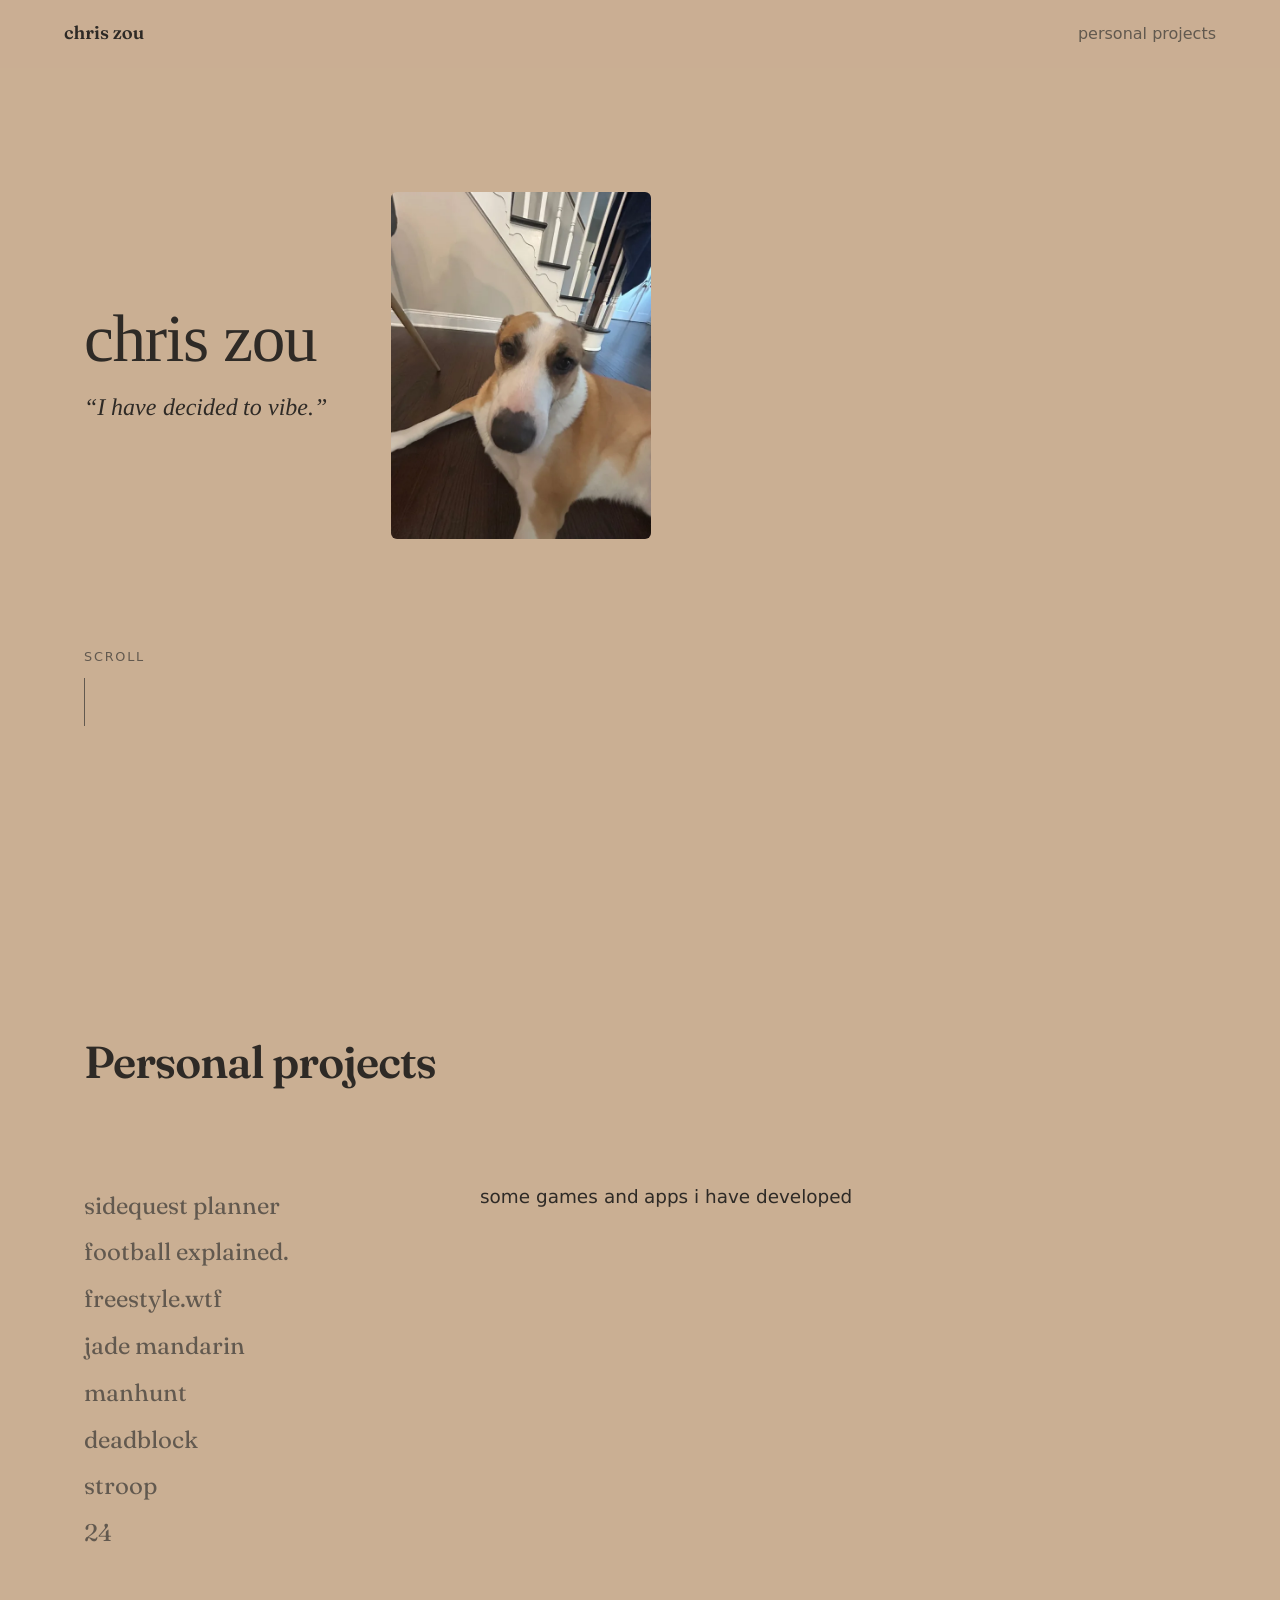
<file: index.html>
<!doctype html>
<html lang="en">
<head>
<meta charset="utf-8">
<meta name="viewport" content="width=device-width,initial-scale=1">
<title>chris zou</title>
<meta name="description" content="Chris Zou: personal projects built with Claude Code.">
<link rel="preconnect" href="https://fonts.googleapis.com">
<link rel="preconnect" href="https://fonts.gstatic.com" crossorigin>
<link rel="stylesheet" href="https://fonts.googleapis.com/css2?family=Fraunces:opsz,wght@9..144,400;9..144,600&display=swap">
<link rel="stylesheet" href="style.css">
</head>
<body>
<header class="bar">
  <a class="brand" href="#hero" data-write>chris zou</a>
  <nav class="links" aria-label="Sections">
    <a href="#projects" data-sec="projects">personal projects</a>
  </nav>
</header>

<main>
  <section class="sec hero" id="hero">
    <div class="intro">
      <div class="who">
        <h1 data-write>chris zou</h1>
        <p class="quote" id="quote">“I have decided to vibe.”</p>
      </div>
      <img class="me" src="assets/me.webp" width="600" height="800" fetchpriority="high" decoding="async" alt="A tan and white dog looking at the camera">
    </div>
    <a class="cue" href="#projects" aria-label="Scroll to projects">scroll</a>
  </section>

  <section class="sec" id="projects">
    <h2 class="page-title" data-write>Personal projects</h2>
    <div class="projects">
      <ul class="plist" id="plist" aria-label="Projects"></ul>
      <div class="detail-col">
        <p class="hint" id="hint" data-write>some games and apps i have developed</p>
        <article class="detail" id="detail" aria-live="polite" hidden>
          <h3 id="d-title" data-write></h3>
          <p class="d-sum" id="d-sum" data-write></p>
          <div class="media">
            <div class="m-main" id="m-main"></div>
            <div class="m-thumbs" id="m-thumbs"></div>
          </div>
          <p class="d-links" id="d-links"></p>
        </article>
      </div>
    </div>
  </section>
</main>

<script src="data.js"></script>
<script src="write.js"></script>
<script src="app.js"></script>
</body>
</html>
</file>
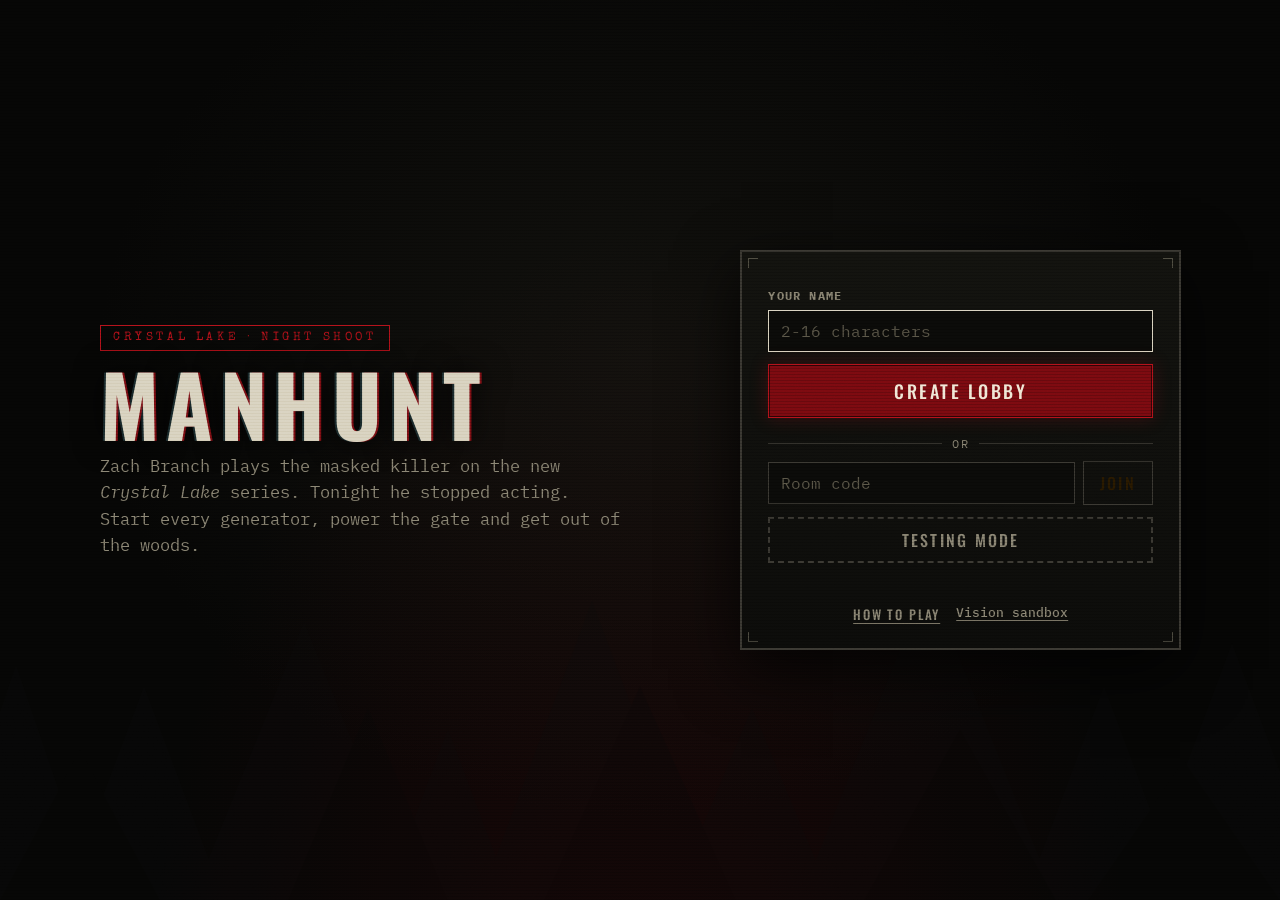
<file: play/manhunt/index.html>
<!doctype html>
<html lang="en">
  <head>
    <meta charset="UTF-8" />
    <meta name="viewport" content="width=device-width, initial-scale=1.0" />
    <title>MANHUNT</title>
    <meta name="description" content="Zach Branch plays the masked killer on the new Crystal Lake series. Tonight he stopped acting. Start every generator, power the gate and get out of the woods." />
    <meta property="og:type" content="website" />
    <meta property="og:title" content="MANHUNT" />
    <meta property="og:description" content="Zach Branch plays the masked killer on the new Crystal Lake series. Tonight he stopped acting." />
    <meta property="og:image" content="https://zchris07.github.io/manhunt/thumbnail.png" />
    <meta property="og:image:width" content="1200" />
    <meta property="og:image:height" content="630" />
    <meta name="twitter:card" content="summary_large_image" />
    <meta name="twitter:image" content="https://zchris07.github.io/manhunt/thumbnail.png" />
    <link rel="icon" href="data:image/svg+xml,<svg xmlns='http://www.w3.org/2000/svg' viewBox='0 0 16 16'><circle cx='8' cy='8' r='6' fill='%238a1010' stroke='%23060605' stroke-width='2'/></svg>" />
    <link rel="preconnect" href="https://fonts.googleapis.com" />
    <link rel="preconnect" href="https://fonts.gstatic.com" crossorigin />
    <link href="https://fonts.googleapis.com/css2?family=Oswald:wght@400;500;600;700&family=Special+Elite&family=IBM+Plex+Mono:wght@400;600&display=swap" rel="stylesheet" />
    <script type="module" crossorigin src="./assets/main-Bycm6g5C.js"></script>
    <link rel="modulepreload" crossorigin href="./assets/VisionRenderer-DJGrsksm.js">
    <link rel="modulepreload" crossorigin href="./assets/CanvasPool-DXcx8zC6.js">
    <link rel="modulepreload" crossorigin href="./assets/TextStyle-DJ_DyRqz.js">
    <link rel="modulepreload" crossorigin href="./assets/BatchableSprite-qOYjpB38.js">
    <link rel="modulepreload" crossorigin href="./assets/getPo2TextureFromSource-O-_4pndv.js">
    <link rel="stylesheet" crossorigin href="./assets/main-BJ1o4e0E.css">
  </head>
  <body style="margin:0;overflow:hidden;background:#060605">
    <div id="game"></div>
    <div id="ui"></div>
  </body>
</html>
</file>
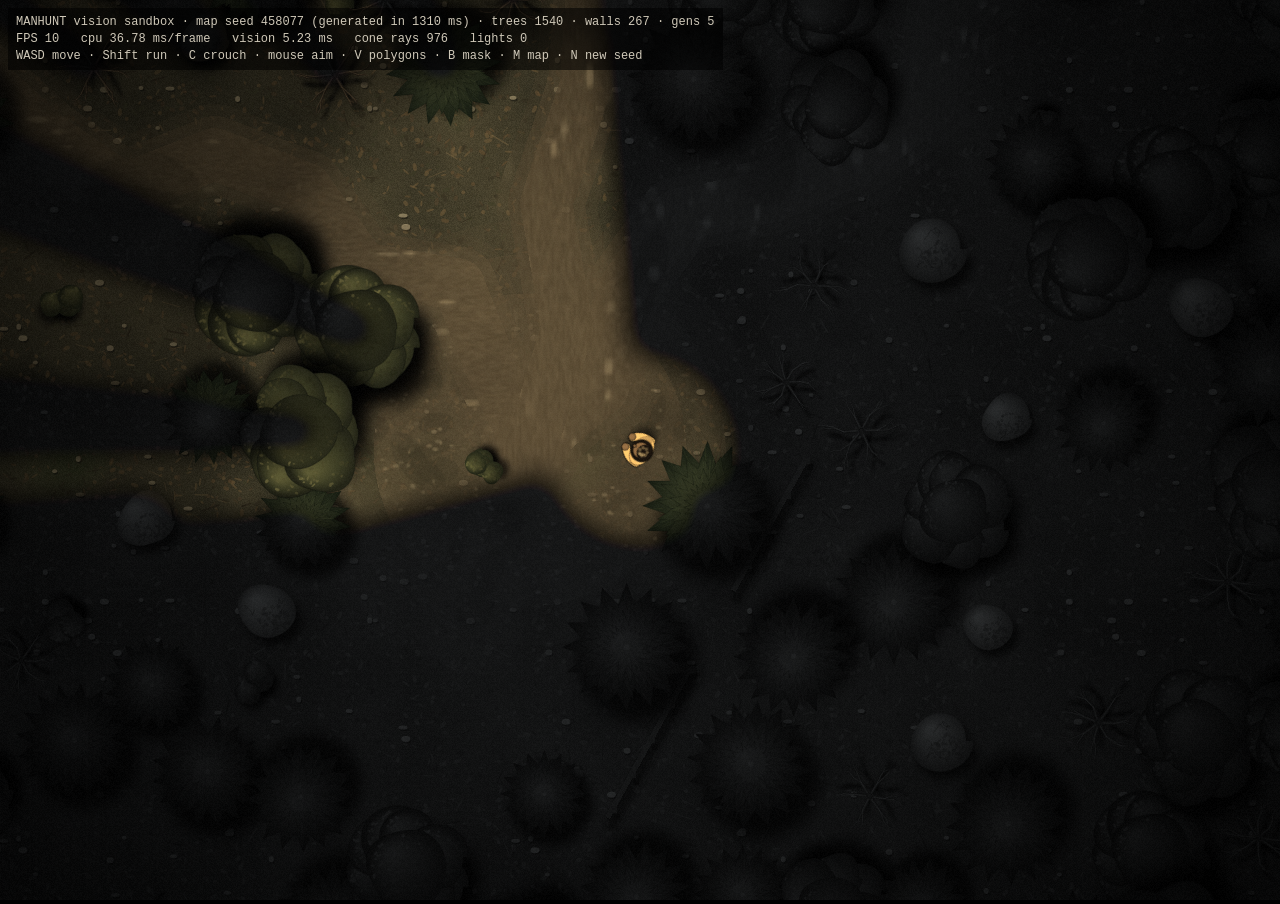
<file: play/manhunt/sandbox/index.html>
<!doctype html>
<html lang="en">
  <head>
    <meta charset="UTF-8" />
    <meta name="viewport" content="width=device-width, initial-scale=1.0" />
    <title>MANHUNT · Vision Sandbox</title>
    <script type="module" crossorigin src="../assets/sandbox-DMo7X7PX.js"></script>
    <link rel="modulepreload" crossorigin href="../assets/VisionRenderer-DJGrsksm.js">
  </head>
  <body style="margin:0;overflow:hidden;background:#000">
    <div id="game"></div>
  </body>
</html>
</file>
<file: style.css>
@property --bg { syntax: '<color>'; inherits: true; initial-value: #caaf93; }
@property --fg { syntax: '<color>'; inherits: true; initial-value: #2e2a26; }
@property --muted { syntax: '<color>'; inherits: true; initial-value: #62594f; }
@property --accent { syntax: '<color>'; inherits: true; initial-value: #4f4943; }
@property --panel { syntax: '<color>'; inherits: true; initial-value: #f5efe5; }

/* Latte 2.0 -> black and white -> Discord, all from the page's scroll position. */
:root {
  --bg: #caaf93; --fg: #2e2a26; --accent: #4f4943; --panel: #f5efe5;
  --muted: #62594f;
  --line: color-mix(in srgb, var(--fg) 20%, var(--bg));
  --font: "Fraunces", Georgia, serif;
  --serif: Georgia, "Times New Roman", serif;
  --sans: ui-sans-serif, system-ui, "Segoe UI Variable Text", "Segoe UI", -apple-system, BlinkMacSystemFont, Roboto, "Helvetica Neue", Arial, sans-serif;
  --ease: cubic-bezier(.2, .75, .25, 1);
  transition: --bg .7s var(--ease), --fg .7s var(--ease), --muted .7s var(--ease), --accent .7s var(--ease), --panel .7s var(--ease);
}
* { box-sizing: border-box; }
html { scroll-behavior: smooth; }
body { margin: 0; background: var(--bg); color: var(--fg); font: 400 1rem/1.6 var(--sans); -webkit-font-smoothing: antialiased; }
a { color: inherit; }
[hidden] { display: none !important; }

.bar { position: fixed; inset: 0 0 auto 0; z-index: 5; display: flex; justify-content: space-between; align-items: baseline; gap: 24px; flex-wrap: wrap;
  padding: 18px max(20px, 5vw); background: color-mix(in srgb, var(--bg) 94%, transparent); }
.brand { font-family: var(--font); font-optical-sizing: auto; font-weight: 600; font-size: 1.15rem; text-decoration: none; }
.links { display: flex; gap: 28px; flex-wrap: wrap; }
.links a { text-decoration: none; color: var(--muted); padding-bottom: 2px; border-bottom: 1px solid transparent; transition: color .14s, border-color .14s; }
.links a:hover, .links a.on { color: var(--fg); border-color: var(--accent); }

main { max-width: 1240px; margin: 0 auto; padding: 0 max(20px, 5vw); }
.sec { padding: 14vh 0 10vh; scroll-margin-top: 0; }
.hero { min-height: 100vh; display: flex; flex-direction: column; justify-content: center; padding-top: 12vh; }
h1 { font-family: var(--serif); font-size: clamp(2.2rem, 6vw, 4.2rem); line-height: 1.05; font-weight: 400; letter-spacing: -.02em; margin: 0 0 14px; }
.quote { font-family: var(--serif); font-style: italic; font-size: clamp(1.1rem, 2vw, 1.5rem); color: var(--fg); margin: 0; min-height: 1.5em; }
.intro { display: flex; align-items: center; gap: clamp(24px, 5vw, 64px); flex-wrap: wrap; }
.me { width: clamp(140px, 22vw, 260px); height: auto; aspect-ratio: 3 / 4; border-radius: 6px; object-fit: cover; flex: none; opacity: 0; transition: opacity 1s var(--ease); }
.me.in { opacity: 1; }
.who { min-width: 0; }
.cue { margin-top: 12vh; align-self: flex-start; color: var(--muted); text-decoration: none; letter-spacing: .14em; text-transform: uppercase; font-size: .8rem; }
.cue::after { content: ""; display: block; width: 1px; height: 48px; margin-top: 10px; background: var(--muted); animation: cue 1.54s ease-in-out infinite; transform-origin: top; }
@keyframes cue { 0%, 100% { transform: scaleY(.3); } 50% { transform: scaleY(1); } }
.page-title { font-family: var(--font); font-optical-sizing: auto; font-size: clamp(1.8rem, 4vw, 2.8rem); font-weight: 600; letter-spacing: -.02em; margin: 0 0 48px; }

/* writing effect */
.w { position: relative; display: inline-block; font-variant-ligatures: none; text-rendering: geometricPrecision; }
.w.writing > .wt, .w.unwriting > .wt { color: transparent; }
.w.settling > svg { opacity: 0; transition: opacity .13s linear; }
.w.settling > .wt, .w.unwriting > .wt { transition: color .13s linear; }
.hid .w > .wt { color: transparent; }
.w > svg { position: absolute; left: 0; top: 0; overflow: visible; pointer-events: none; }
.w text { stroke: currentColor; stroke-linecap: round; stroke-linejoin: round; stroke-dasharray: var(--len) 100000; }
.w text.ll { fill: transparent; stroke-width: 1.1px; stroke-dashoffset: var(--len);
  animation: letter-draw calc(.575s * var(--k, 1)) cubic-bezier(.5,.1,.3,1) forwards, letter-ink calc(.375s * var(--k, 1)) ease forwards;
  animation-delay: var(--d), calc(var(--d) + 240ms * var(--k, 1)); }
@keyframes letter-draw { to { stroke-dashoffset: 0; } }
@keyframes letter-ink { to { fill: currentColor; stroke-width: 0; } }
.w text.lu { fill: currentColor; stroke-width: 0; stroke-dashoffset: 0; transform-box: fill-box; transform-origin: center;
  animation: letter-drain calc(.175s * var(--k, 1)) ease-out forwards, letter-unwind calc(.45s * var(--k, 1)) cubic-bezier(.45,0,.55,1) forwards, letter-loose calc(.45s * var(--k, 1)) cubic-bezier(.5,0,.75,.6) forwards;
  animation-delay: var(--d), calc(var(--d) + 125ms * var(--k, 1)), calc(var(--d) + 125ms * var(--k, 1)); }
@keyframes letter-drain { to { fill: transparent; stroke-width: 1.1px; } }
@keyframes letter-unwind { to { stroke-dashoffset: var(--len); } }
@keyframes letter-loose { 55% { opacity: 1; } to { opacity: 0; transform: translate(var(--dx), var(--dy)) rotate(var(--r)); } }

/* projects */
#projects { min-height: 100vh; }
.projects { display: grid; grid-template-columns: minmax(220px, 340px) 1fr; gap: 56px; align-items: start; }
.plist { list-style: none; margin: 0; padding: 36px 0 0; position: sticky; top: 16vh; }
.plist li { margin: 0; padding: 0; }
.plist button { font-family: var(--font); font-optical-sizing: auto; font-size: 1.5rem; line-height: 1.2; font-weight: 400; color: var(--muted); background: none; border: 0; padding: 9px 0; cursor: pointer; text-align: left;
  white-space: nowrap; transition: transform .175s var(--ease), color .175s; }
.plist button:hover, .plist button:focus-visible { color: var(--fg); transform: translateX(8px); outline: none; }
.plist button.on { color: var(--fg); font-weight: 600; transform: translateX(8px); }
.plist button.on::before { content: ""; display: inline-block; width: 8px; height: 8px; margin-right: 10px; border-radius: 50%; background: var(--accent); vertical-align: middle; animation: pop .245s var(--ease); }
@keyframes pop { from { transform: scale(0); } to { transform: scale(1); } }
.hint { color: var(--fg); font-size: 1.15rem; line-height: 1.55; margin: 0; padding-top: 36px; max-width: 32em; }
.detail { min-width: 0; padding-top: 6px; }
.detail h3 { font-family: var(--font); font-optical-sizing: auto; font-size: clamp(2rem, 4.5vw, 3.2rem); line-height: 1.05; font-weight: 600; letter-spacing: -.02em; margin: 0 0 16px; }
.d-sum { max-width: 38em; margin: 0 0 28px; color: var(--muted); font-size: 1.05rem; }
.media { max-width: 820px; }
.m-main { aspect-ratio: 16 / 9; width: 100%; background: var(--panel); border-radius: 14px; overflow: hidden; transition: background .7s var(--ease); }
.m-main img, .m-main video { display: block; width: 100%; height: 100%; object-fit: contain; background: var(--panel); }
.m-main video { cursor: pointer; }
.m-thumbs { display: flex; gap: 10px; margin-top: 10px; flex-wrap: wrap; }
.thumb { position: relative; width: 112px; aspect-ratio: 16 / 9; padding: 0; border: 2px solid transparent; border-radius: 8px; overflow: hidden; background: var(--panel); cursor: pointer; opacity: .65; transition: opacity .14s, border-color .14s; }
.thumb img { width: 100%; height: 100%; object-fit: cover; display: block; }
.thumb:hover, .thumb.on { opacity: 1; }
.thumb.on { border-color: var(--accent); }
.thumb .play { position: absolute; inset: 0; display: grid; place-items: center; color: #fff; font-size: 1rem; background: rgba(0,0,0,.35); }
.d-links { display: flex; gap: 14px; margin: 24px 0 0; flex-wrap: wrap; }
.btn { font: inherit; font-size: .95rem; padding: 8px 20px; border-radius: 999px; border: 1px solid var(--fg); color: var(--fg); text-decoration: none; transition: background .14s, color .14s, border-color .14s; }
a.btn:hover { background: var(--fg); color: var(--bg); }
.btn.off { border-style: dashed; border-color: var(--line); color: var(--muted); }

@media (max-width: 800px) {
  .projects { grid-template-columns: 1fr; gap: 24px; }
  .plist { position: static; }
  .plist button { font-size: 1.3rem; }
  .hint { padding-top: 0; }
  .bar { position: static; }
  .sec { padding-top: 8vh; }
  .hero { padding-top: 6vh; }
}
@media (prefers-reduced-motion: reduce) { .me { opacity: 1; transition: none; } :root, .plist button { transition: none; } html { scroll-behavior: auto; } .cue::after { animation: none; } }
</file>
<file: play/manhunt/assets/main-BJ1o4e0E.css>
:root{--bg: #060605;--bg2: #0d0d0b;--card: #11110f;--card2: #1a1a17;--line: #3a3832;--ink: #000000;--text: #d9d3c1;--muted: #8a8574;--red: #b3121b;--red2: #7a0a10;--yellow: #c9b26a;--green: #8fae7a;--cyan: #7aa6a8;--purple: #8a5ad0;--orange: #b0703a;--font: "IBM Plex Mono", "Courier New", monospace;--display: "Oswald", "Impact", "Arial Narrow", sans-serif;--type: "Special Elite", "Courier New", monospace;--radius: 0px;--pop: none}*{box-sizing:border-box}html,body{margin:0;height:100%;overflow:hidden;background:var(--bg);color:var(--text);font-family:var(--font);-webkit-font-smoothing:antialiased}#game{position:fixed;inset:0}#game canvas{display:block;cursor:crosshair}#ui{position:fixed;inset:0;pointer-events:none}#ui>*{pointer-events:auto}#ui>.hud,#ui>.scare{pointer-events:none}.scare.flash{background:transparent}.scare.flash img{width:auto;height:auto;max-width:100%;max-height:100%;object-fit:contain;animation:none}.scare.flash.book img{animation:scare-shake .22s linear infinite}.zach-hp{position:relative;width:190px;height:14px;margin:4px 0 2px;background:#14080abf;border:1px solid rgba(255,255,255,.35);border-radius:3px;overflow:hidden}.zach-hp>div{height:100%;background:linear-gradient(90deg,#8a0f1c,#d8283a);transition:width .2s}.zach-hp>span{position:absolute;inset:0;font-size:10px;line-height:14px;text-align:center;color:#fff;text-shadow:0 1px 2px #000}.red{color:#ff4a4a!important}.zach-hp.hp-bar>div{background:linear-gradient(90deg,#3e7a2a,#6fbf3a)}.zach-hp.shield-bar{height:10px;margin-bottom:0}.zach-hp.shield-bar>div{background:linear-gradient(90deg,#1a6ad8,#4ab8ff)}.zach-hp.shield-bar>span{font-size:8px;line-height:10px}.fx-panel{position:absolute;left:14px;top:150px;display:flex;flex-direction:column;gap:4px;pointer-events:auto;z-index:5}.fx-panel .fx-title{font-size:10px;letter-spacing:2px;color:#b8b0a0}.fx-panel button{font-size:11px;padding:4px 8px;text-align:left}button,input,select{font:inherit;color:var(--text)}button{background:var(--card2);border:2px solid var(--ink);border-radius:12px;padding:9px 16px;cursor:pointer;font-weight:700;letter-spacing:.01em;box-shadow:var(--pop);transition:transform .08s,box-shadow .08s,background .15s,filter .15s}button:hover:not(:disabled){filter:brightness(1.15);transform:translateY(-1px);box-shadow:0 5px 0 var(--ink)}button:active:not(:disabled){transform:translateY(3px);box-shadow:0 1px 0 var(--ink)}button:disabled{opacity:.45;cursor:not-allowed}button.primary{background:linear-gradient(180deg,#ff5a74,var(--red2));color:#fff}button.secondary{background:linear-gradient(180deg,#ffe066,#f2b632);color:#2a1a00}button.ghost{background:transparent;border:2px dashed var(--line);box-shadow:none;color:var(--muted);width:100%;margin-top:12px}button.ghost:hover:not(:disabled){color:var(--text);border-color:var(--purple);box-shadow:none}button.big{width:100%;font-size:18px;padding:13px 16px}button.active{background:linear-gradient(180deg,#7affb0,#2fc05a);color:#06200e}input[type=text],select{background:#0f0a20;border:2px solid var(--line);border-radius:12px;padding:10px 12px;outline:none;transition:border-color .15s}input[type=text]:focus,select:focus{border-color:var(--yellow)}input::placeholder{color:#6c6292}.screen{position:absolute;inset:0;display:flex;align-items:center;justify-content:center;padding:20px;overflow-y:auto;background:radial-gradient(ellipse 60% 50% at 15% 20%,rgba(154,90,255,.28),transparent 70%),radial-gradient(ellipse 50% 45% at 85% 80%,rgba(255,58,90,.22),transparent 70%),radial-gradient(ellipse 40% 35% at 70% 15%,rgba(32,208,255,.14),transparent 70%),var(--bg)}.screen.over-game{background:#080512c7;backdrop-filter:blur(3px)}.panel,.card{background:linear-gradient(180deg,var(--card2),var(--card));border:2px solid var(--ink);outline:1px solid var(--line);border-radius:20px;padding:24px 26px;width:min(560px,100%);box-shadow:0 8px 0 var(--ink),0 30px 60px #00000080}.landing{overflow:hidden}.landing:before{content:"";position:absolute;inset:auto 0 0;height:38%;background:url("data:image/svg+xml,%3Csvg xmlns='http://www.w3.org/2000/svg' viewBox='0 0 400 160' preserveAspectRatio='none'%3E%3Cg fill='%230d2616'%3E%3Cpath d='M20 160 L45 60 L70 160Z M60 160 L95 30 L130 160Z M120 160 L140 80 L160 160Z M150 160 L185 20 L220 160Z M210 160 L235 70 L260 160Z M250 160 L290 10 L330 160Z M320 160 L345 60 L370 160Z M355 160 L385 40 L415 160Z M-20 160 L5 50 L30 160Z'/%3E%3C/g%3E%3Cg fill='%23071a0e'%3E%3Cpath d='M0 160 L25 90 L50 160Z M90 160 L115 70 L140 160Z M170 160 L200 60 L230 160Z M270 160 L300 80 L330 160Z M340 160 L370 95 L400 160Z'/%3E%3C/g%3E%3C/svg%3E") bottom / 100% 100% no-repeat;opacity:.95;pointer-events:none}.landing-grid{position:relative;display:grid;grid-template-columns:minmax(0,1.15fr) minmax(0,.85fr);gap:48px;align-items:center;width:min(1080px,100%)}@media(max-width:860px){.landing-grid{grid-template-columns:1fr;gap:22px}}.hero .kicker{display:inline-block;background:var(--yellow);color:#2a1a00;font-weight:800;text-transform:uppercase;letter-spacing:.12em;font-size:12px;padding:6px 12px;border-radius:999px;border:2px solid var(--ink);box-shadow:0 3px 0 var(--ink);transform:rotate(-2deg)}.title{font-family:var(--display);font-weight:400;font-size:clamp(56px,8.2vw,112px);line-height:.9;letter-spacing:.04em;margin:14px 0 12px;color:#fff;white-space:nowrap;-webkit-text-stroke:3px var(--ink);paint-order:stroke fill;text-shadow:5px 5px 0 var(--red),10px 10px 0 var(--ink);transform:rotate(-2deg);transform-origin:left center}.tagline{color:#d9d0f5;font-size:17px;line-height:1.55;margin:0 0 18px;max-width:520px}.chips{display:flex;flex-wrap:wrap;gap:8px}.chip-lg{background:#ffffff0f;border:1px solid var(--line);border-radius:999px;padding:6px 12px;font-size:13px;color:var(--muted)}.card{width:100%}.divider{display:flex;align-items:center;gap:10px;color:var(--muted);font-size:12px;text-transform:uppercase;letter-spacing:.12em;margin:18px 0 10px}.divider:before,.divider:after{content:"";flex:1;height:1px;background:var(--line)}.join-row>input{flex:1}.row{display:flex;gap:8px;align-items:center;flex-wrap:wrap}.row>input[type=text]{flex:1;min-width:120px}.field{margin:12px 0}.field>input[type=text]{width:100%}.field label{display:block;font-size:12px;font-weight:700;letter-spacing:.1em;text-transform:uppercase;color:var(--muted);margin-bottom:7px}.note{font-size:13px;color:var(--muted);line-height:1.55}.error{color:var(--red);font-size:14px;font-weight:600;min-height:1.3em;margin-top:10px}.error.busy{color:var(--yellow)}.links{display:flex;gap:16px;justify-content:center;margin-top:12px;font-size:13px}.links a,.linklike{color:var(--muted);text-decoration:underline;text-underline-offset:3px;cursor:pointer;background:none;border:0;padding:0;box-shadow:none;font-weight:500}.links a:hover,.linklike:hover:not(:disabled){color:var(--text);transform:none;box-shadow:none}.lobby{width:min(1040px,100%);display:grid;grid-template-columns:1.3fr 1fr;gap:18px}@media(max-width:800px){.lobby{grid-template-columns:1fr}}.room-code{font-family:var(--display);font-size:58px;letter-spacing:.18em;color:var(--yellow);-webkit-text-stroke:2px var(--ink);paint-order:stroke fill;text-shadow:4px 4px 0 var(--ink);line-height:1}.players{list-style:none;padding:0;margin:12px 0 0}.players li{display:grid;grid-template-columns:1fr auto auto auto;gap:10px;align-items:center;padding:9px 10px;border-radius:10px;font-size:15px}.players li:nth-child(odd){background:#ffffff08}.players li.me{background:#ffd23a1a;outline:1px solid rgba(255,210,58,.35)}.players li.offline{opacity:.45}.badge{font-size:12px;font-weight:700;padding:3px 9px;border-radius:999px;border:1.5px solid var(--line);color:var(--muted);white-space:nowrap}.badge.hunter{border-color:var(--red);color:#ff8a9c;background:#ff3a5a1a}.badge.survivor{border-color:#2fc05a;color:#8affa4;background:#4cff6a14}.badge.ready{border-color:#2fc05a;color:var(--green)}.stepper{display:inline-flex;align-items:center;gap:8px}.stepper button{padding:2px 12px}.stepper span{min-width:2ch;text-align:center;font-weight:800;font-size:18px}.chat{height:140px;overflow-y:auto;font-size:13px;border:2px solid var(--line);border-radius:12px;padding:8px;background:#0f0a20;margin-bottom:8px}.warning{border-left:4px solid var(--yellow);border-radius:8px;padding:8px 12px;font-size:13px;color:#ffe9a8;background:#ffd23a14;margin-top:12px}.preview{font-size:13px;color:var(--muted);line-height:1.6;margin-top:10px;padding:10px 12px;background:#ffffff0a;border-radius:10px}.toggle{display:flex;gap:10px;align-items:center;font-size:13px;color:var(--muted);cursor:pointer;margin:6px 0}.toggle input{width:18px;height:18px;accent-color:var(--purple)}.hud{position:absolute;inset:0;pointer-events:none;font-size:14px;text-shadow:0 1px 2px #000}.hud>*{position:absolute}.hud .objective{top:14px;left:14px;background:#100a22c7;padding:10px 14px;border:2px solid var(--ink);border-radius:var(--radius);box-shadow:var(--pop);line-height:1.65;min-width:220px}.obj-title{font-family:var(--display);font-size:20px;letter-spacing:.06em;color:var(--yellow)}.gens{display:flex;align-items:center;gap:5px}.gens i{width:14px;height:14px;border-radius:4px;border:2px solid var(--ink);background:#4a3f6e}.gens i.on{background:var(--green);box-shadow:0 0 8px #4cff6ab3}.gens span{margin-left:6px;font-weight:800}.hud .top-right{top:14px;right:14px;display:flex;flex-direction:column;align-items:flex-end;gap:10px}.minimap{position:relative;width:196px;height:196px;filter:drop-shadow(0 4px 0 var(--ink))}.minimap canvas{display:block}.mm-hint{position:absolute;left:50%;bottom:-6px;transform:translate(-50%);background:var(--yellow);color:#2a1a00;font-weight:800;font-size:11px;padding:2px 8px;border-radius:999px;border:2px solid var(--ink);text-shadow:none}.fullmap{inset:0;display:flex;flex-direction:column;align-items:center;justify-content:center;gap:10px;background:#06040eb8}.fullmap canvas{border:3px solid var(--ink);border-radius:16px;box-shadow:0 8px 0 var(--ink),0 0 0 2px var(--line)}.fm-title{font-family:var(--display);font-size:34px;letter-spacing:.1em}.fm-title span,.fm-legend{font-family:var(--font);font-size:13px;color:var(--muted);letter-spacing:0}.fm-legend{display:flex;gap:16px}.fm-legend i{display:inline-block;width:10px;height:10px;border-radius:50%;margin-right:6px;border:1.5px solid var(--ink)}.hud .roster{display:flex;flex-direction:column;align-items:flex-end;gap:4px}.chip{background:#100a22c7;border:2px solid var(--ink);border-radius:999px;padding:3px 10px;font-weight:700;font-size:13px}.chip span{margin-left:8px;font-weight:500;font-size:11px;opacity:.85}.chip.hunter{color:#ff8a9c}.hud .status{left:14px;bottom:14px;background:#100a22c7;padding:10px 14px;border:2px solid var(--ink);border-radius:var(--radius);box-shadow:var(--pop);line-height:1.6;min-width:230px}.who{font-family:var(--display);font-size:22px;letter-spacing:.05em}.who span{font-family:var(--font);font-size:12px;color:var(--muted)}.who.hunter{color:#ff5a74}.stam{position:relative;height:18px;margin:4px 0;background:#2a2248;border:2px solid var(--ink);border-radius:999px;overflow:hidden}.stam>div{height:100%;background:linear-gradient(180deg,#7affa0,#2fc05a);transition:width .08s linear}.stam.boost>div{background:linear-gradient(180deg,#7ae8ff,#20a8e0)}.stam.locked>div{background:#d81e44}.stam.locked{animation:pulse-red .5s infinite alternate}@keyframes pulse-red{to{border-color:var(--red)}}.stam span{position:absolute;inset:0;display:flex;align-items:center;justify-content:center;font-size:11px;font-weight:800;letter-spacing:.08em}.hotbar{left:50%;bottom:14px;transform:translate(-50%);display:flex;align-items:flex-end;gap:8px}.hotbar .sep{width:2px;height:52px;background:var(--line);margin:0 4px}.slot{position:relative;width:62px;height:62px;background:#100a22d1;border:2px solid var(--ink);border-radius:14px;box-shadow:var(--pop);display:flex;align-items:center;justify-content:center;overflow:hidden;transition:transform .1s}.slot.wide{width:74px}.slot img{width:44px;height:44px;object-fit:contain;filter:drop-shadow(0 2px 0 rgba(0,0,0,.6))}.slot img.rot{transform:rotate(-35deg);width:54px}.slot img:not([src]){display:none}.slot .slot-key{position:absolute;top:3px;left:6px;font-size:11px;font-weight:800;color:var(--yellow);z-index:1}.slot .count{position:absolute;right:5px;bottom:3px;font-style:normal;font-size:11px;font-weight:800}.slot.lunge .count,.slot.burst .count{left:0;right:0;text-align:center;bottom:18px;font-size:13px}.slot.burst{background:radial-gradient(circle at 50% 60%,#9a5aff73,#100a22d1 60%)}.slot.lunge{background:radial-gradient(circle at 50% 60%,#ff3a5a59,#100a22d1 60%)}.slot .meter{position:absolute;left:6px;right:6px;bottom:3px;height:4px;border-radius:2px;background:#ffffff26}.slot .meter>div{height:100%;border-radius:2px;background:var(--green)}.slot .cd{position:absolute;inset:0;background:#080414b3;transform-origin:bottom;transform:scaleY(0)}.slot.off img{opacity:.25;filter:grayscale(1)}.slot.sel{transform:translateY(-8px);border-color:var(--yellow);box-shadow:0 4px 0 var(--ink),0 0 0 3px var(--yellow),0 0 18px #ffd23a80}.slot.active{box-shadow:0 4px 0 var(--ink),0 0 0 3px var(--green),0 0 18px #4cff6a99}.slot.confit{border-color:var(--orange);animation:bob 1.4s ease-in-out infinite}@keyframes bob{50%{transform:translateY(-4px)}}.hud .prompt{left:50%;bottom:110px;transform:translate(-50%);text-align:center;font-size:16px;font-weight:600;color:#fff;white-space:nowrap}.key{display:inline-block;border:2px solid var(--ink);border-radius:6px;padding:0 7px;margin-right:6px;background:var(--yellow);color:#2a1a00;font-weight:800;text-shadow:none}.bar{width:260px;height:10px;background:#ffffff1f;margin:7px auto 0;border:2px solid var(--ink);border-radius:999px;overflow:hidden}.bar>div{height:100%;background:linear-gradient(90deg,var(--yellow),var(--green));width:0%}.hud .feed{right:14px;top:52%;text-align:right;font-size:13px;font-weight:600;line-height:1.8}.hud .feed div{animation:fadeout 7s forwards}@keyframes fadeout{0%,75%{opacity:1}to{opacity:0}}.hud .center-msg{left:50%;top:20%;transform:translate(-50%);font-family:var(--display);font-size:34px;letter-spacing:.08em;color:#fff;text-align:center;-webkit-text-stroke:1.5px var(--ink);paint-order:stroke fill;text-shadow:3px 3px 0 var(--ink)}.hud .big-msg{left:50%;top:34%;transform:translate(-50%,-50%) scale(.6);font-family:var(--display);font-size:clamp(34px,5.2vw,72px);letter-spacing:.05em;white-space:nowrap;opacity:0;-webkit-text-stroke:3px var(--ink);paint-order:stroke fill;text-shadow:6px 6px 0 var(--ink);transition:opacity .35s,transform .35s cubic-bezier(.2,1.6,.4,1)}.hud .big-msg.show{opacity:1;transform:translate(-50%,-50%) scale(1)}.hud .big-msg.jarvis{color:var(--cyan)}.hud .big-msg.hemp,.ok{color:var(--green)}.warn{color:var(--yellow)}.cyan{color:var(--cyan)}.purple{color:#d09aff}.dim{color:var(--muted)}.skillcheck{left:50%;top:50%;transform:translate(-50%,-50%)}.hp-healthy{color:var(--green)}.hp-wounded{color:var(--orange)}.hp-downed,.hp-staked,.hp-carried{color:var(--red)}.hp-gone{color:#6a6290;text-decoration:line-through}.scare{position:fixed;inset:0;display:none;align-items:center;justify-content:center;background:#000;opacity:1;z-index:50}.scare.on{display:flex}.scare img{width:100%;height:100%;object-fit:cover;animation:scare-shake .18s linear infinite}@keyframes scare-in{0%{transform:scale(1.25);filter:brightness(3)}to{transform:scale(1);filter:brightness(1)}}@keyframes scare-shake{25%{transform:translate(4px,-3px) scale(1.02)}50%{transform:translate(-3px,4px) scale(1.02)}75%{transform:translate(3px,3px) scale(1.02)}}.inv-editor{position:absolute;inset:0;display:flex;flex-direction:column;align-items:center;justify-content:center;gap:18px;background:#06040eb3;backdrop-filter:blur(2px);pointer-events:auto}.inv-title{font-family:var(--display);font-size:40px;letter-spacing:.1em;-webkit-text-stroke:1.5px var(--ink);paint-order:stroke fill;text-shadow:4px 4px 0 var(--ink)}.inv-title span{display:block;font-family:var(--font);font-size:14px;color:var(--muted);letter-spacing:0;-webkit-text-stroke:0;text-shadow:none;text-align:center}.inv-slots{display:flex;gap:14px;flex-wrap:wrap;justify-content:center}.inv-slot{position:relative;width:132px;height:150px;background:linear-gradient(180deg,var(--card2),var(--card));border:2px solid var(--ink);border-radius:18px;box-shadow:0 6px 0 var(--ink);display:flex;flex-direction:column;align-items:center;justify-content:center;gap:6px;cursor:grab;user-select:none;touch-action:none}.inv-slot b{position:absolute;top:8px;left:12px;color:var(--yellow)}.inv-slot img{width:64px;height:64px;object-fit:contain;pointer-events:none}.inv-slot span{font-size:13px;font-weight:700;text-align:center;padding:0 6px}.inv-slot em{font-style:normal;font-size:12px;color:var(--muted)}.inv-slot.empty img{opacity:.3;filter:grayscale(1)}.inv-slot.sel{outline:3px solid var(--yellow)}.inv-slot.over{outline:3px dashed var(--green);transform:scale(1.05)}.inv-slot.ghost{position:fixed;z-index:100;pointer-events:none;transform:translate(-50%,-50%) rotate(-4deg) scale(1.05);opacity:.9}.modal{position:absolute;inset:0;background:#06040eb3;display:flex;align-items:center;justify-content:center;pointer-events:auto;padding:20px}.modal .panel{max-height:90vh;overflow-y:auto}.modal h2,.panel h2{font-family:var(--display);font-weight:400;font-size:32px;letter-spacing:.06em;margin-top:0}.modal h3{color:var(--yellow);margin:18px 0 8px}.controls{display:grid;grid-template-columns:auto 1fr;gap:6px 14px;font-size:14px}.controls kbd{border:2px solid var(--ink);border-radius:6px;padding:1px 7px;background:var(--card2);white-space:nowrap;font-family:var(--font);font-weight:700;font-size:12px;box-shadow:0 2px 0 var(--ink);justify-self:start}table.stats{width:100%;border-collapse:collapse;font-size:13px;margin-top:12px}table.stats th,table.stats td{padding:7px 8px;border-bottom:1px solid var(--line);text-align:right}table.stats th{color:var(--muted);font-weight:600}table.stats th:first-child,table.stats td:first-child{text-align:left}.banner{font-family:var(--display);font-weight:400;font-size:clamp(42px,7vw,76px);letter-spacing:.06em;text-align:center;margin:0 0 6px;-webkit-text-stroke:2px var(--ink);paint-order:stroke fill;text-shadow:5px 5px 0 var(--ink)}.banner.hunters{color:var(--red)}.banner.survivors{color:var(--green)}input[type=range]{width:100%;accent-color:var(--red)}body:after{content:"";position:fixed;inset:-50%;pointer-events:none;z-index:50;background:repeating-linear-gradient(0deg,rgba(0,0,0,.16) 0 1px,transparent 1px 3px),url("data:image/svg+xml,%3Csvg xmlns='http://www.w3.org/2000/svg' width='160' height='160'%3E%3Cfilter id='n'%3E%3CfeTurbulence type='fractalNoise' baseFrequency='0.9' numOctaves='2' stitchTiles='stitch'/%3E%3CfeColorMatrix values='0 0 0 0 0.8 0 0 0 0 0.78 0 0 0 0 0.7 0 0 0 0.09 0'/%3E%3C/filter%3E%3Crect width='100%25' height='100%25' filter='url(%23n)'/%3E%3C/svg%3E");animation:grain .5s steps(4) infinite;mix-blend-mode:overlay}@keyframes grain{0%{transform:translate(0)}25%{transform:translate(-3%,2%)}50%{transform:translate(2%,-3%)}75%{transform:translate(-1%,3%)}to{transform:translate(3%,-1%)}}button{background:#14140f;border:1px solid var(--line);border-radius:0;box-shadow:none;font-family:var(--display);font-weight:500;text-transform:uppercase;letter-spacing:.14em;color:var(--text)}button:hover{border-color:var(--text);background:#1e1d18;transform:none}button:active{transform:translateY(1px)}button.primary{background:var(--red2);border-color:var(--red);color:#f0e8d8;box-shadow:inset 0 0 0 1px #0009,0 0 18px #b3121b40}button.primary:hover{background:var(--red)}button.secondary,button.ghost{background:transparent;border-color:var(--line)}button.active{background:var(--text);color:#0a0a08}input,select{background:#0b0b09!important;border:1px solid var(--line)!important;border-radius:0!important;box-shadow:none!important;color:var(--text)!important;font-family:var(--font)}input:focus,select:focus{outline:none;border-color:var(--text)!important}.screen{background:radial-gradient(ellipse at 50% 40%,rgba(40,38,30,.35),transparent 60%),radial-gradient(ellipse at 50% 120%,rgba(90,8,12,.25),transparent 55%),#060605}.screen.over-game{background:#040403cc}.card,.modal .panel,.lobby .card{background:linear-gradient(180deg,#13130f,#0c0c0a);border:1px solid var(--line);border-radius:0;box-shadow:0 0 0 1px #000,0 20px 60px #000c;position:relative}.card:before,.modal .panel:before{content:"";position:absolute;inset:6px;pointer-events:none;background:linear-gradient(var(--muted),var(--muted)) top left / 10px 1px no-repeat,linear-gradient(var(--muted),var(--muted)) top left / 1px 10px no-repeat,linear-gradient(var(--muted),var(--muted)) top right / 10px 1px no-repeat,linear-gradient(var(--muted),var(--muted)) top right / 1px 10px no-repeat,linear-gradient(var(--muted),var(--muted)) bottom left / 10px 1px no-repeat,linear-gradient(var(--muted),var(--muted)) bottom left / 1px 10px no-repeat,linear-gradient(var(--muted),var(--muted)) bottom right / 10px 1px no-repeat,linear-gradient(var(--muted),var(--muted)) bottom right / 1px 10px no-repeat;opacity:.5}.landing:before{opacity:.25;filter:grayscale(1) brightness(.4)}.hero .kicker{background:transparent;color:var(--red);border:1px solid var(--red);border-radius:0;box-shadow:none;font-family:var(--type);font-weight:400;letter-spacing:.3em;transform:none}.title{font-family:var(--display);font-weight:700;letter-spacing:.18em;color:var(--text);-webkit-text-stroke:0;text-shadow:2px 0 0 rgba(179,18,27,.7),-2px 0 0 rgba(90,160,170,.25),0 0 30px rgba(0,0,0,.9);transform:none;animation:flicker 6s infinite}@keyframes flicker{0%,93%,to{opacity:1}94%{opacity:.6}95%{opacity:1}97%{opacity:.75;transform:translate(2px)}98%{opacity:1;transform:none}}.tagline,.note,.dim{color:var(--muted);font-family:var(--font)}.chip-lg,.badge,.chip{border-radius:0!important;box-shadow:none!important;border:1px solid var(--line)!important;background:#0d0d0b!important;color:var(--text)!important;font-family:var(--type);font-weight:400;text-transform:uppercase;letter-spacing:.08em}.badge.hunter,.chip.hunter{border-color:var(--red)!important;color:#e0a0a0!important}.room-code{font-family:var(--display)!important;letter-spacing:.4em!important;color:var(--text)!important;text-shadow:2px 0 0 rgba(179,18,27,.6)!important}.players li{border-radius:0!important;background:#0d0d0b!important;border:1px solid #1f1e1a!important}h1,h2,h3,.panel h2,.obj-title,.inv-title,.fm-title{font-family:var(--display)!important;text-transform:uppercase;letter-spacing:.2em;font-weight:600;color:var(--text)}kbd,.controls kbd,.key{background:#d9d3c1!important;color:#0a0a08!important;border:0!important;border-radius:0!important;box-shadow:none!important;font-family:var(--display)!important;font-weight:600;letter-spacing:.08em}.hud{font-family:var(--font);color:var(--text);text-shadow:0 1px 2px #000}.hud .objective,.hud .status,.hud .roster .chip{background:#060605b8!important;border:1px solid rgba(217,211,193,.18)!important;border-left:3px solid var(--red)!important;border-radius:0!important;box-shadow:none!important}.gens i{border-radius:0!important;background:#1a1a16!important;border:1px solid var(--line)!important;box-shadow:none!important}.gens i.on{background:var(--text)!important}.who,.who.hunter{font-family:var(--display)!important;letter-spacing:.16em;color:var(--text)!important}.stam{border-radius:0!important;background:#0a0a08!important;border:1px solid var(--line)!important;box-shadow:none!important}.stam>div{border-radius:0!important;background:var(--text)!important}.stam.boost>div{background:var(--cyan)!important}.stam.locked>div{background:var(--red)!important}.stam span{font-family:var(--display);letter-spacing:.14em;color:#0a0a08;mix-blend-mode:difference;filter:invert(1)}.hotbar{gap:6px;bottom:18px}.hotbar .sep{background:var(--line);width:1px}.slot{width:auto;min-width:72px;height:78px;padding:16px 10px;background:#080807d1!important;border:1px solid rgba(217,211,193,.22);border-radius:0;box-shadow:none;flex-direction:column;gap:2px}.slot.item{pointer-events:auto;cursor:pointer}.slot.item:hover{border-color:#d9d3c199}.slot img{width:34px;height:34px;filter:grayscale(.4) contrast(1.1) drop-shadow(0 2px 2px #000)}.slot img.rot{width:42px}.slot .slot-key{top:3px;left:5px;font-family:var(--display);font-weight:600;font-size:11px;letter-spacing:.08em;color:#0a0a08;background:var(--text);padding:0 4px}.slot .slot-name{font-family:var(--display);font-size:11px;font-weight:500;letter-spacing:.1em;text-transform:uppercase;white-space:nowrap;color:var(--text);line-height:1.1}.slot .count,.slot.lunge .count,.slot.burst .count{inset:3px 5px auto auto;font-family:var(--type);font-size:11px;color:var(--yellow);text-align:right}.slot.burst{background:radial-gradient(ellipse at 50% 45%,rgba(138,90,208,.35),transparent 65%),#080807d1!important}.slot.lunge{background:radial-gradient(ellipse at 50% 45%,rgba(179,18,27,.3),transparent 65%),#080807d1!important}.slot.vape.nic{background:radial-gradient(ellipse at 50% 45%,rgba(90,170,240,.34),transparent 65%),#080807d1!important}.slot.vape{background:radial-gradient(ellipse at 50% 45%,rgba(232,216,74,.32),transparent 65%),#080807d1!important}.slot .meter{border-radius:0;height:3px;left:4px;right:4px;bottom:3px}.slot .meter>div{border-radius:0;background:var(--text)}.slot .cd{background:#000000b3!important}.slot.off{opacity:.45}.slot.sel{border-color:var(--text);box-shadow:inset 0 0 0 1px var(--text),0 0 14px #d9d3c126;transform:translateY(-4px)}.slot.active{border-color:var(--red);box-shadow:inset 0 0 0 1px var(--red),0 0 16px #b3121b59}.hud .prompt{font-family:var(--display);letter-spacing:.12em;text-transform:uppercase;background:#060605bf;border:1px solid rgba(217,211,193,.2);border-radius:0;box-shadow:none}.bar{border-radius:0!important;background:#1a1a16!important;border:1px solid var(--line)!important}.bar>div{border-radius:0!important;background:var(--text)!important}.hud .feed div{font-family:var(--type);background:#060605b3!important;border-radius:0!important;border-left:2px solid var(--red)!important;box-shadow:none!important}.hud .center-msg{font-family:var(--display)!important;letter-spacing:.3em;text-transform:uppercase;color:var(--text)!important;-webkit-text-stroke:0!important;text-shadow:2px 0 0 rgba(179,18,27,.8),0 0 24px #000!important}.hud .big-msg,.hud .big-msg.jarvis,.hud .big-msg.hemp{font-family:var(--display)!important;letter-spacing:.35em;-webkit-text-stroke:0!important;color:var(--text)!important;text-shadow:3px 0 0 rgba(179,18,27,.8),-3px 0 0 rgba(90,160,170,.4),0 0 40px #000!important}.ok{color:var(--green)!important}.warn{color:#d05a4a!important}.cyan{color:var(--cyan)!important}.purple{color:#a888d8!important}.hp-healthy{color:var(--text)!important}.hp-wounded{color:#d09a5a!important}.hp-downed,.hp-staked{color:#d05a4a!important}.hp-gone,.hp-carried{color:var(--muted)!important}.minimap canvas{border-radius:0;filter:sepia(.25) contrast(1.05);box-shadow:0 0 0 1px #000,0 0 0 2px #d9d3c140}.mm-hint{font-family:var(--display);letter-spacing:.2em;text-transform:uppercase}.fullmap{background:#040403e6!important}.fullmap canvas{border-radius:0!important;border:1px solid var(--line)!important;box-shadow:0 0 60px #000!important;filter:sepia(.25) contrast(1.05)}.fullmap.teleport canvas{cursor:crosshair;pointer-events:auto}.fullmap.teleport .fm-title:after{content:"  ·  TESTING: CLICK TO TELEPORT";color:var(--red);font-family:var(--type);letter-spacing:.1em}.inv-editor{background:#060605eb!important;border:1px solid var(--line)!important;border-radius:0!important;box-shadow:0 30px 80px #000!important}.inv-slot{border-radius:0!important;background:#0d0d0b!important;border:1px solid var(--line)!important;box-shadow:none!important}.inv-slot.sel,.inv-slot.over{border-color:var(--text)!important}.skillcheck{filter:grayscale(.6) sepia(.3)}table.stats th,table.stats td{font-family:var(--font);border-color:#1f1e1a!important}.banner,.banner.hunters,.banner.survivors{font-family:var(--display)!important;letter-spacing:.3em;border-radius:0!important;-webkit-text-stroke:0!important;box-shadow:none!important;background:#0d0d0b!important;border:1px solid var(--line)!important;color:var(--text)!important;text-shadow:2px 0 0 rgba(179,18,27,.8)!important}.banner.hunters{border-color:var(--red)!important}input[type=range]{accent-color:var(--red)}.title{font-size:clamp(48px,6.6vw,96px);letter-spacing:.08em}::placeholder{color:#5a5648!important}.mm-hint{background:var(--text)!important;color:#0a0a08!important;border:0!important;border-radius:0!important;box-shadow:none!important}.fullmap.teleport .fm-title:after{font-size:14px}.hud .status{bottom:112px!important}.hud .stambar{position:absolute;left:50%;bottom:104px;transform:translate(-50%);width:min(460px,70vw);height:14px;background:#0a0a08;border:1px solid var(--line)}.hud .stambar .fill{height:100%;width:100%;background:var(--text);transition:width .08s linear}.hud .stambar.boost .fill{background:var(--cyan)}.hud .stambar.locked .fill{background:var(--red)}.hud .stambar span{position:absolute;inset:0;display:flex;align-items:center;justify-content:center;font-family:var(--display);font-size:10px;letter-spacing:.18em;color:#fff;mix-blend-mode:difference}.slot.item{height:60px;width:60px;min-width:0;padding:0;justify-content:center;transition:width .38s cubic-bezier(.22,1,.36,1),transform .1s,opacity .3s}.slot .slot-inner{display:flex;flex-direction:column;align-items:center;gap:2px;width:max-content;transition:opacity .25s,transform .38s cubic-bezier(.22,1,.36,1)}.slot.item .slot-inner img{width:28px;height:28px}.slot.item.empty .slot-inner{opacity:0;transform:scale(.6)}.slot.item.empty .count,.slot.item.empty .meter{display:none}.slot.gold{border-color:#c9a23a!important;box-shadow:inset 0 0 0 1px #ffd25a66,0 0 12px #ffc85033}.gold{color:#e8c25a!important}.hud .prompt{bottom:132px}.note-view{position:fixed;inset:0;z-index:60;display:none;align-items:center;justify-content:center;flex-direction:column;gap:14px;background:radial-gradient(ellipse at center,#0e0a06d1,#020101f7);cursor:pointer;pointer-events:auto}.note-view.on{display:flex;animation:note-in .6s ease-out both}@keyframes note-in{0%{opacity:0;transform:scale(1.04)}to{opacity:1;transform:scale(1)}}.note-paper{--tilt: -1deg;position:relative;isolation:isolate;padding:3.2vmin;max-width:90vw;max-height:86vh;transform:rotate(var(--tilt));background:radial-gradient(ellipse at 20% 15%,rgba(255,238,190,.5),transparent 55%),radial-gradient(ellipse at 85% 90%,rgba(110,70,25,.55),transparent 50%),linear-gradient(135deg,#d9c590,#bfa66c 55%,#a88a52);box-shadow:0 18px 60px #000000d9,0 0 0 1px #3c260e99;clip-path:polygon(.5% 1.5%,6% .3%,14% 1.4%,27% .2%,41% 1.1%,55% .1%,70% 1.3%,84% .2%,94% 1.2%,99.6% .6%,99% 12%,99.8% 27%,98.9% 44%,99.7% 61%,99% 78%,99.8% 93%,98.6% 99.6%,90% 98.7%,76% 99.8%,61% 98.8%,47% 99.9%,32% 98.9%,18% 99.8%,7% 98.8%,.3% 99.5%,1% 86%,.1% 70%,1% 52%,.2% 35%,1.1% 18%)}.note-paper img{display:block;max-width:100%;max-height:calc(86vh - 6.4vmin);filter:sepia(.92) contrast(1.18) brightness(.82) saturate(.7) blur(.35px);mix-blend-mode:multiply;opacity:.95}.note-stains{position:absolute;inset:0;pointer-events:none;background:radial-gradient(circle at 12% 80%,rgba(90,50,15,.38),transparent 14%),radial-gradient(circle at 78% 18%,rgba(80,45,12,.3),transparent 12%),radial-gradient(circle at 60% 60%,rgba(70,40,10,.18),transparent 22%),linear-gradient(90deg,transparent 49.6%,rgba(60,35,10,.4) 50%,transparent 50.5%),linear-gradient(0deg,transparent 49.7%,rgba(60,35,10,.35) 50%,transparent 50.4%),url("data:image/svg+xml;utf8,<svg xmlns='http://www.w3.org/2000/svg' width='240' height='240'><filter id='n'><feTurbulence type='fractalNoise' baseFrequency='0.9' numOctaves='3' stitchTiles='stitch'/><feColorMatrix values='0 0 0 0 0.25  0 0 0 0 0.16  0 0 0 0 0.05  0 0 0 0.55 0'/></filter><rect width='100%' height='100%' filter='url(%23n)'/></svg>");mix-blend-mode:multiply}.note-burn{position:absolute;inset:0;pointer-events:none;box-shadow:inset 0 0 6vmin #281204d9,inset 0 0 1.4vmin #140802cc;animation:note-flicker 3.4s steps(1,end) infinite}@keyframes note-flicker{0%,to{opacity:1}47%{opacity:.92}50%{opacity:.8}53%{opacity:.95}}.note-hint{font:12px/1 Special Elite,Courier New,monospace;letter-spacing:.2em;text-transform:uppercase;color:#d6be8c73}
</file>
